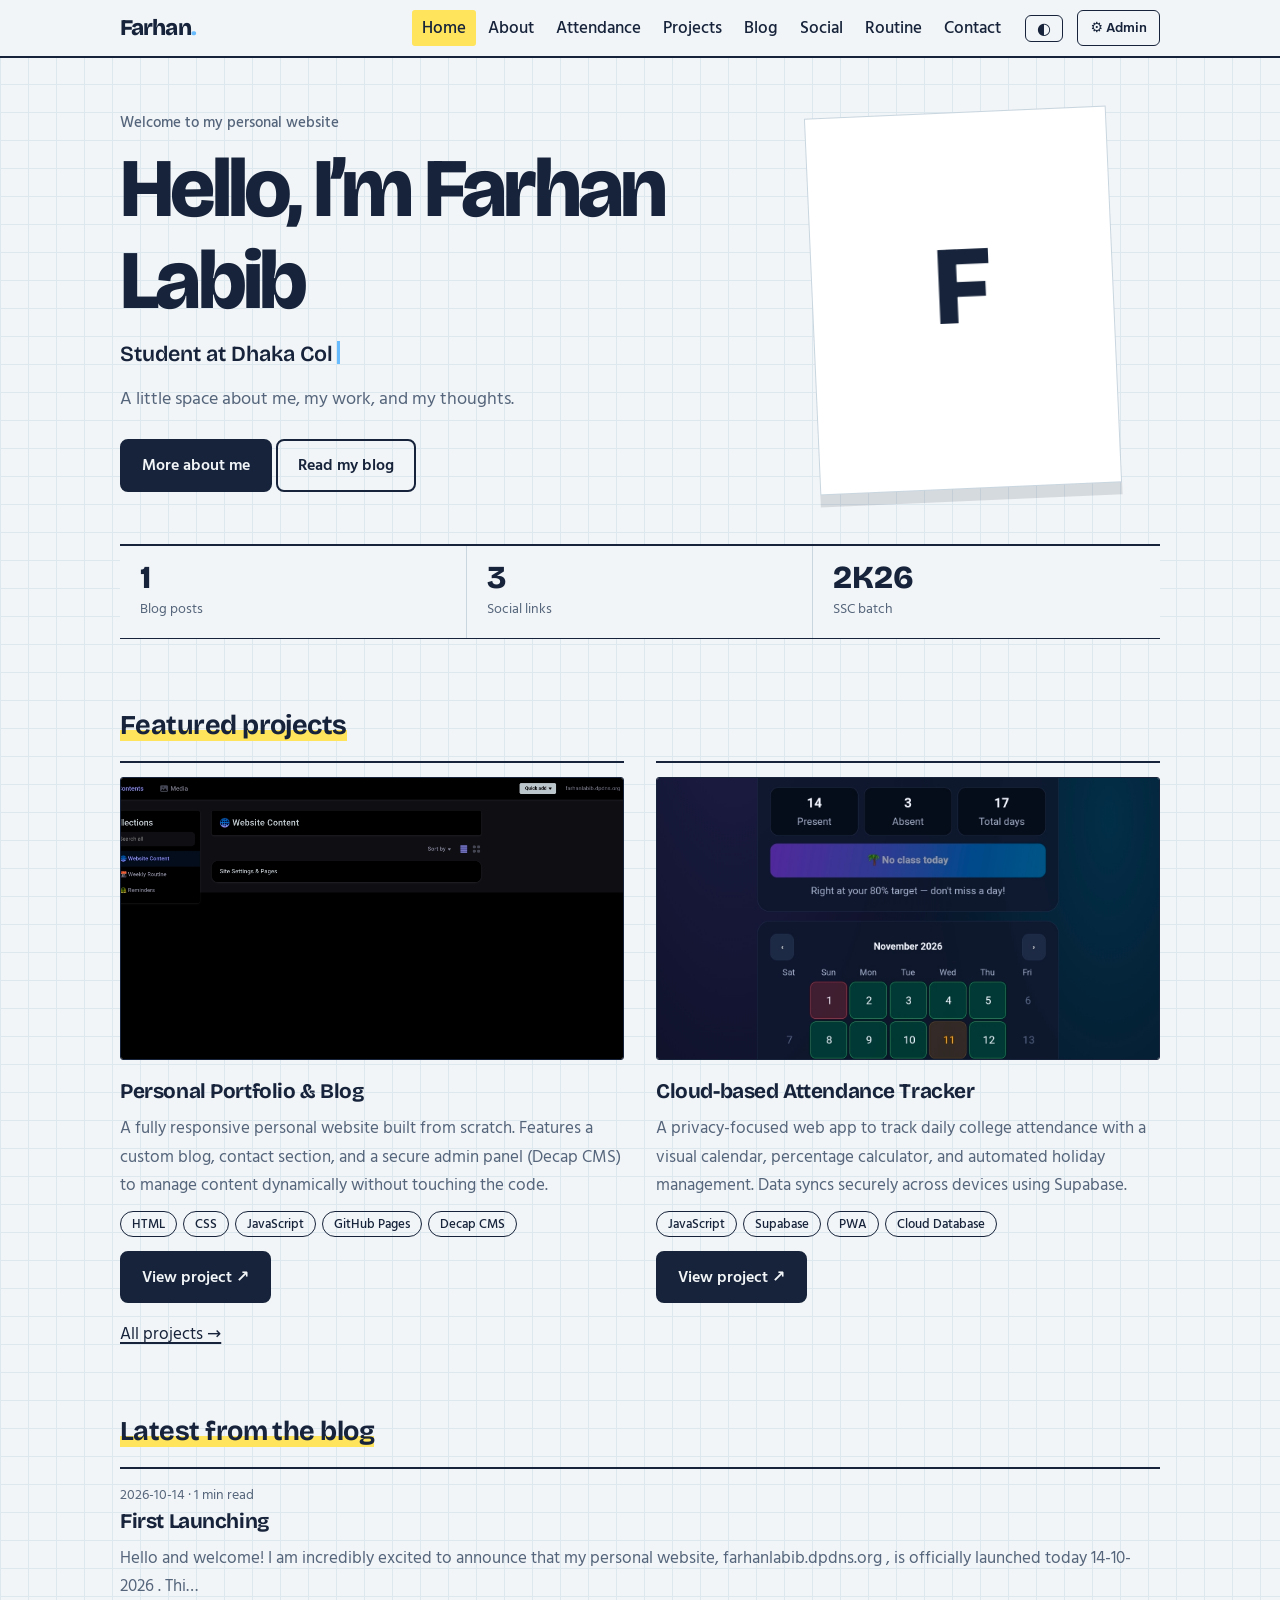
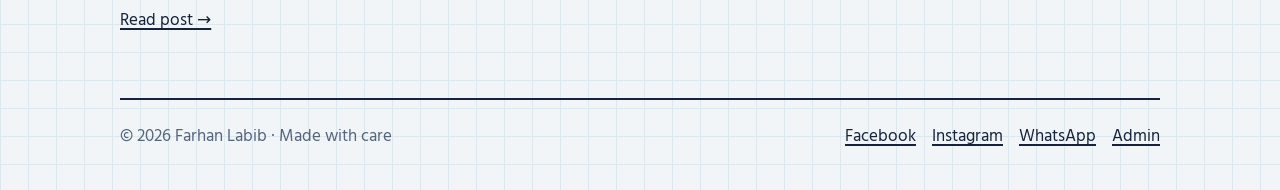
<file: index.html>
<!doctype html>
<html lang="en">
<head>
  <meta charset="utf-8">
  <meta name="viewport" content="width=device-width,initial-scale=1">
  <meta name="theme-color" content="#090d1b">
  <title>Home · Farhan Labib</title>
  <meta name="description" content="Personal website of Farhan Labib">
  
  <!-- PWA এর জন্য নতুন যোগ করা হলো -->
  <link rel="manifest" href="manifest.json">
  <link rel="apple-touch-icon" href="icon-192.png">
  
  <link rel="stylesheet" href="styles.css">
</head>
<body data-page="home">
  <div id="app">
    <main class="wrap">
      <p class="muted">Loading website…</p>
    </main>
  </div>
  
  <script src="app.js"></script>
  
  <!-- Service Worker রেজিস্টার করার স্ক্রিপ্ট -->
  <script>
    if ('serviceWorker' in navigator) {
      window.addEventListener('load', () => {
        navigator.serviceWorker.register('/service-worker.js')
          .then(registration => {
            console.log('ServiceWorker registration successful');
          })
          .catch(err => {
            console.log('ServiceWorker registration failed: ', err);
          });
      });
    }
  </script>
</body>
</html>
</file>
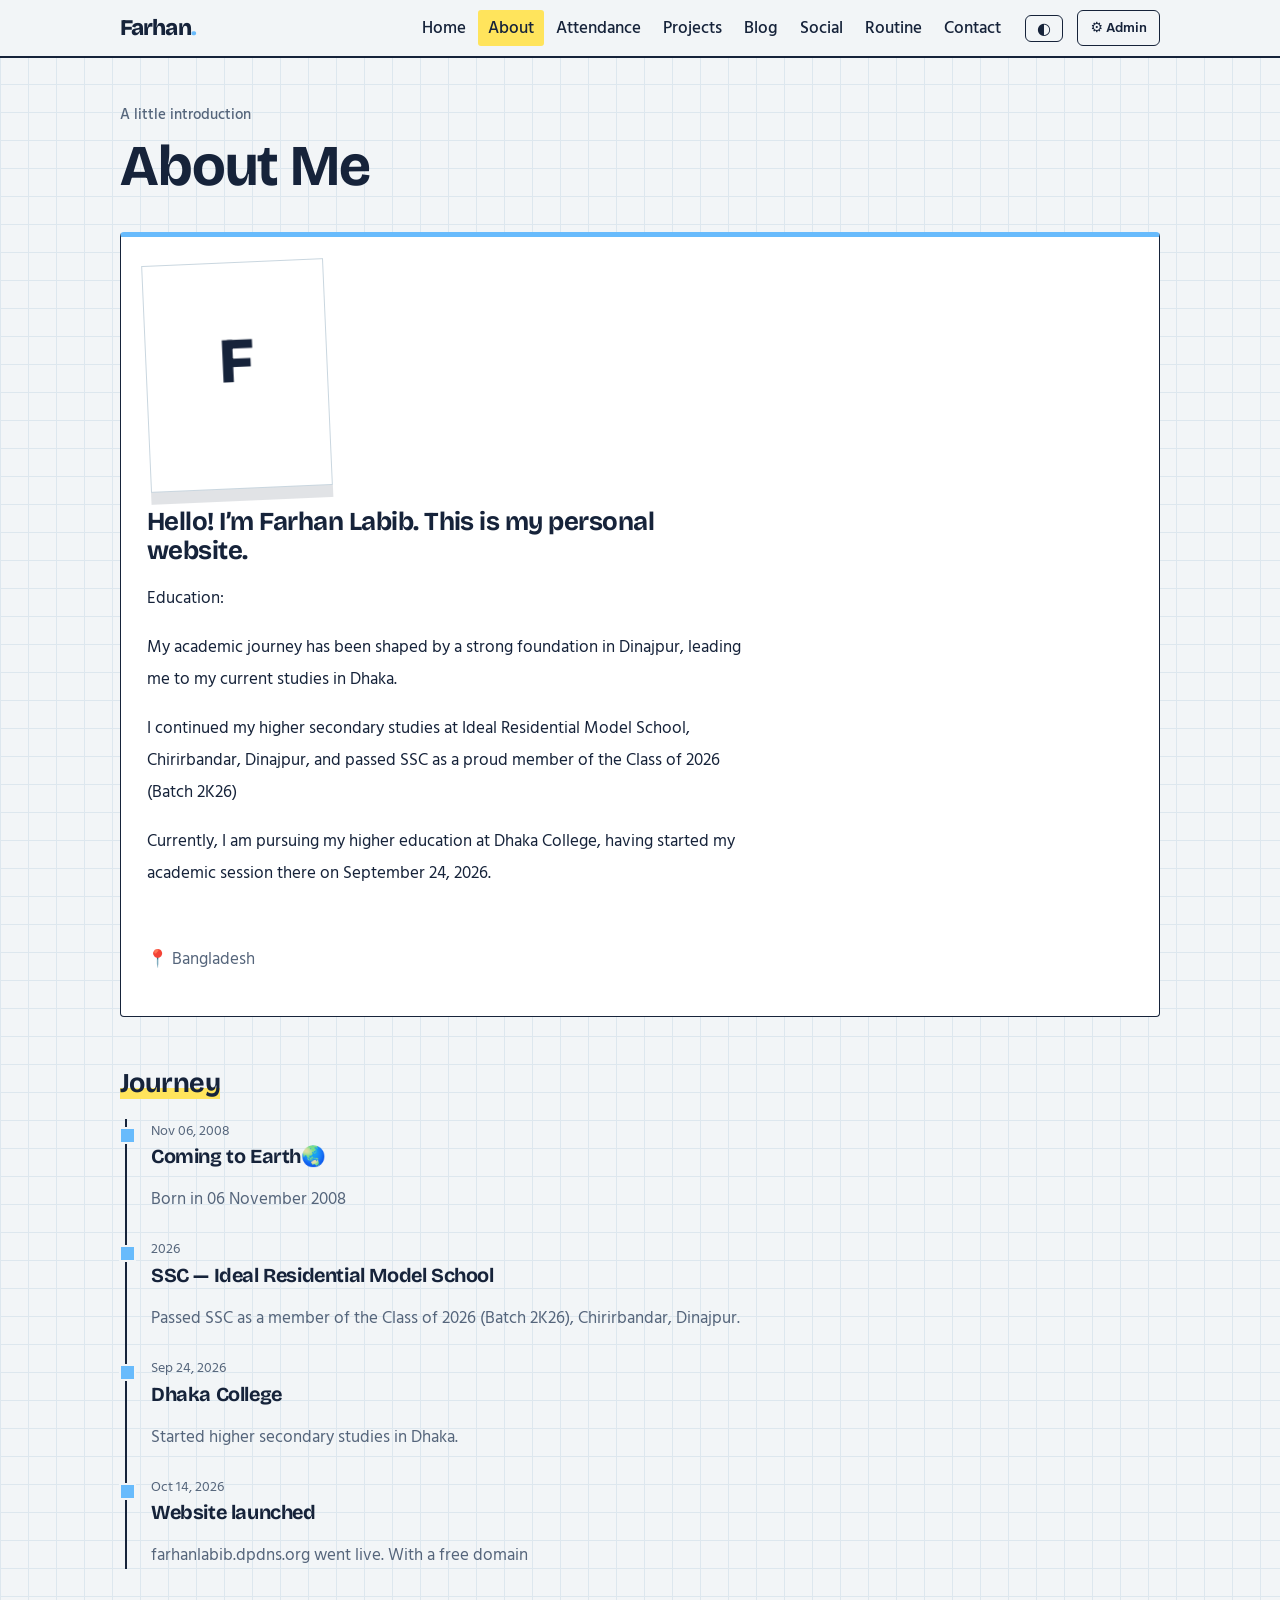
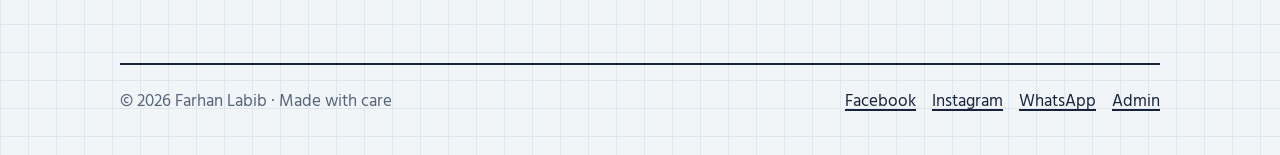
<file: about.html>
<!doctype html><html lang="en"><head><meta charset="utf-8"><meta name="viewport" content="width=device-width,initial-scale=1"><meta name="theme-color" content="#090d1b"><title>About · Farhan Labib</title><meta name="description" content="Personal website of Farhan Labib"><link rel="stylesheet" href="styles.css"></head><body data-page="about"><div id="app"><main class="wrap"><p class="muted">Loading website…</p></main></div><script src="app.js"></script></body></html>
</file>
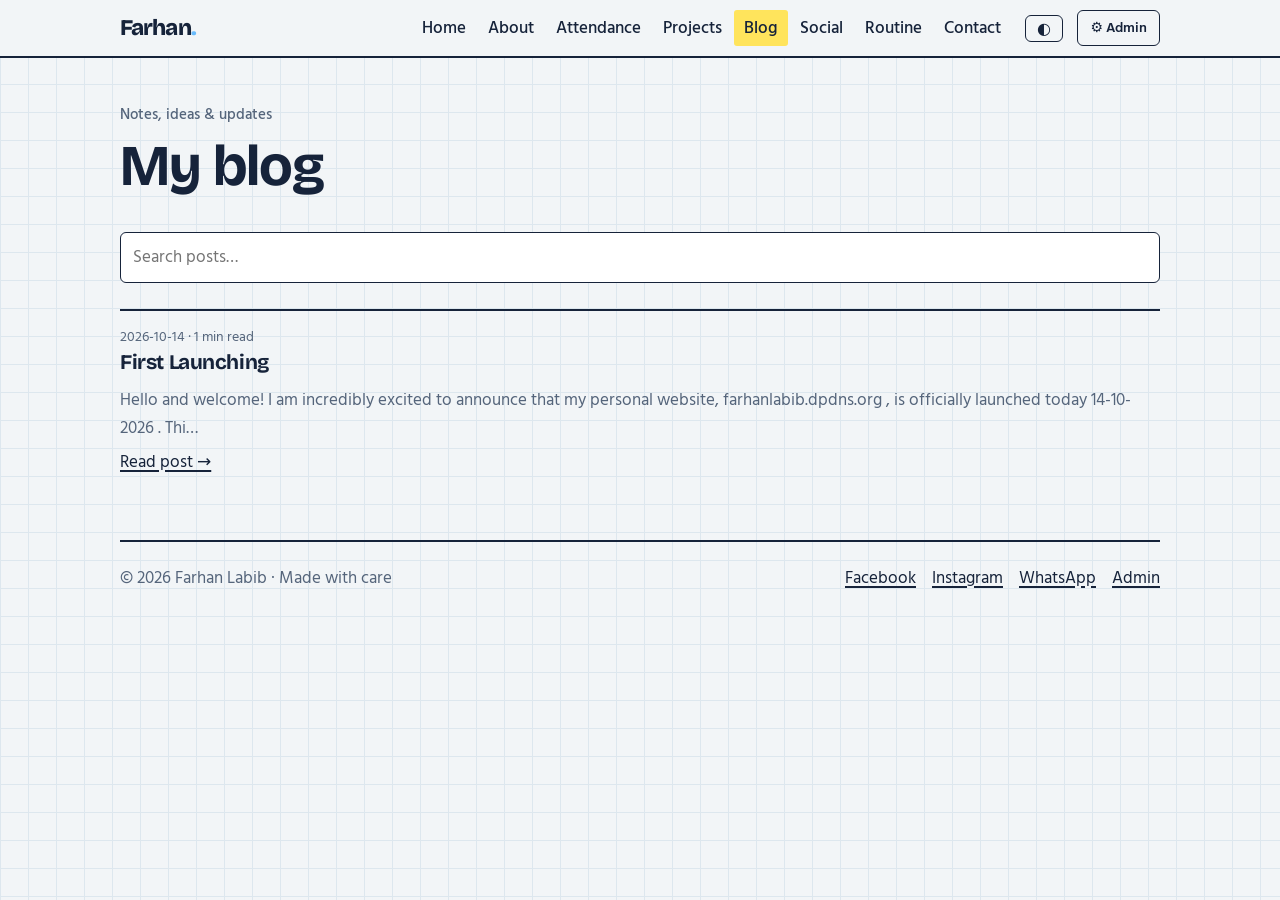
<file: blog.html>
<!doctype html><html lang="en"><head><meta charset="utf-8"><meta name="viewport" content="width=device-width,initial-scale=1"><meta name="theme-color" content="#090d1b"><title>Blog · Farhan Labib</title><meta name="description" content="Personal website of Farhan Labib"><link rel="stylesheet" href="styles.css"></head><body data-page="blog"><div id="app"><main class="wrap"><p class="muted">Loading website…</p></main></div><script src="app.js"></script></body></html>
</file>
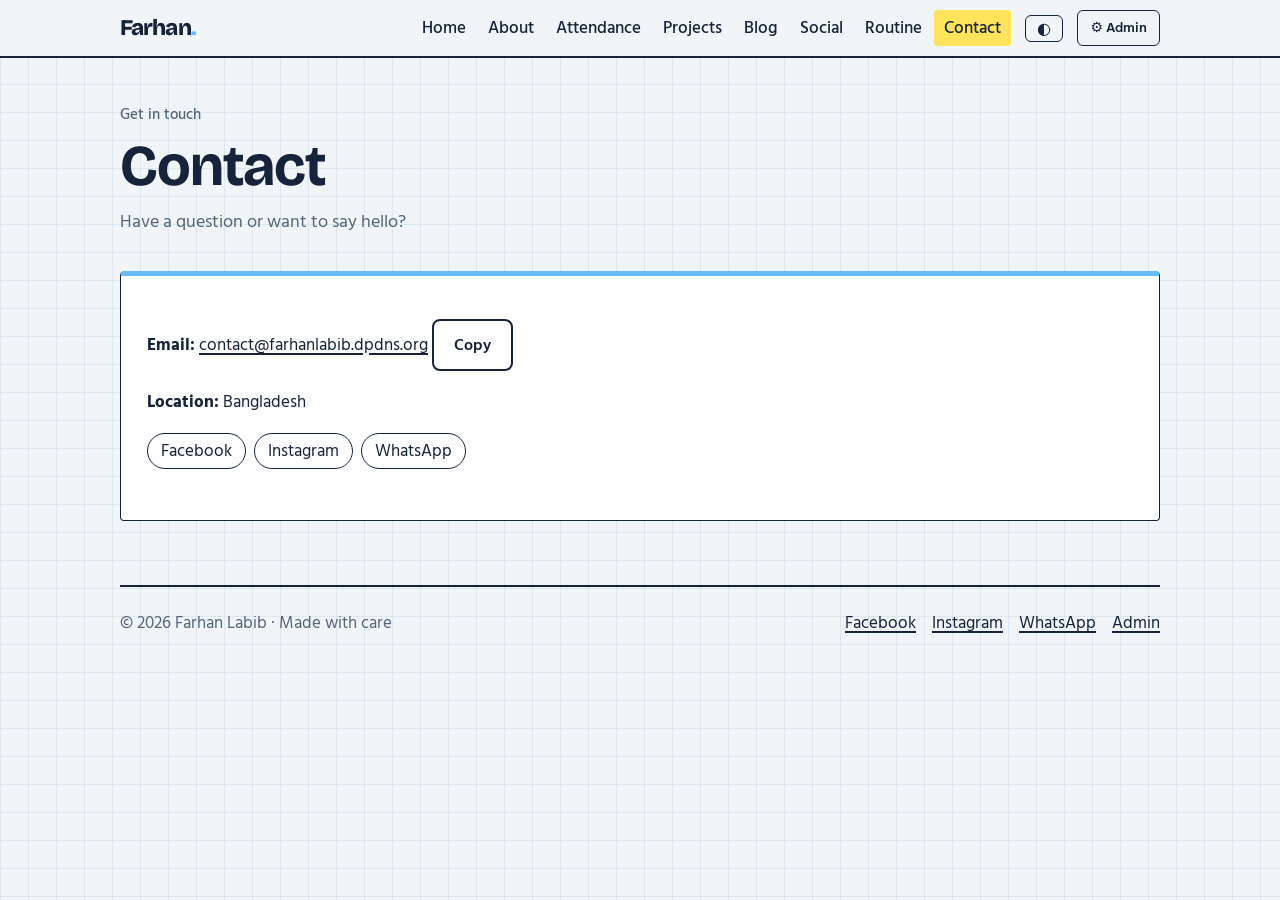
<file: contact.html>
<!doctype html><html lang="en"><head><meta charset="utf-8"><meta name="viewport" content="width=device-width,initial-scale=1"><meta name="theme-color" content="#090d1b"><title>Contact · Farhan Labib</title><meta name="description" content="Personal website of Farhan Labib"><link rel="stylesheet" href="styles.css"></head><body data-page="contact"><div id="app"><main class="wrap"><p class="muted">Loading website…</p></main></div><script src="app.js"></script></body></html>
</file>
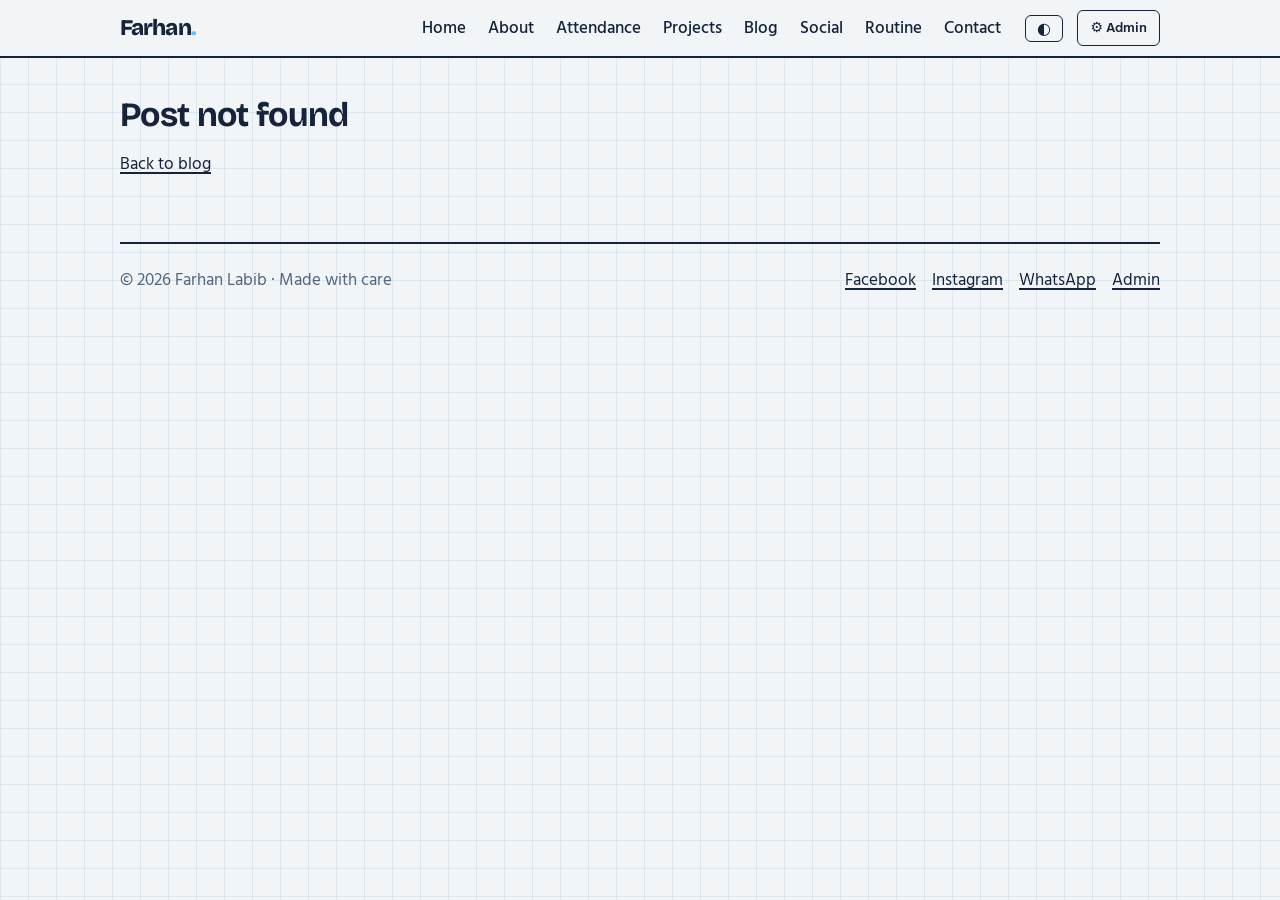
<file: post.html>
<!doctype html><html lang="en"><head><meta charset="utf-8"><meta name="viewport" content="width=device-width,initial-scale=1"><meta name="theme-color" content="#090d1b"><title>Post · Farhan Labib</title><meta name="description" content="Personal website of Farhan Labib"><link rel="stylesheet" href="styles.css"></head><body data-page="post"><div id="app"><main class="wrap"><p class="muted">Loading website…</p></main></div><script src="app.js"></script></body></html>
</file>
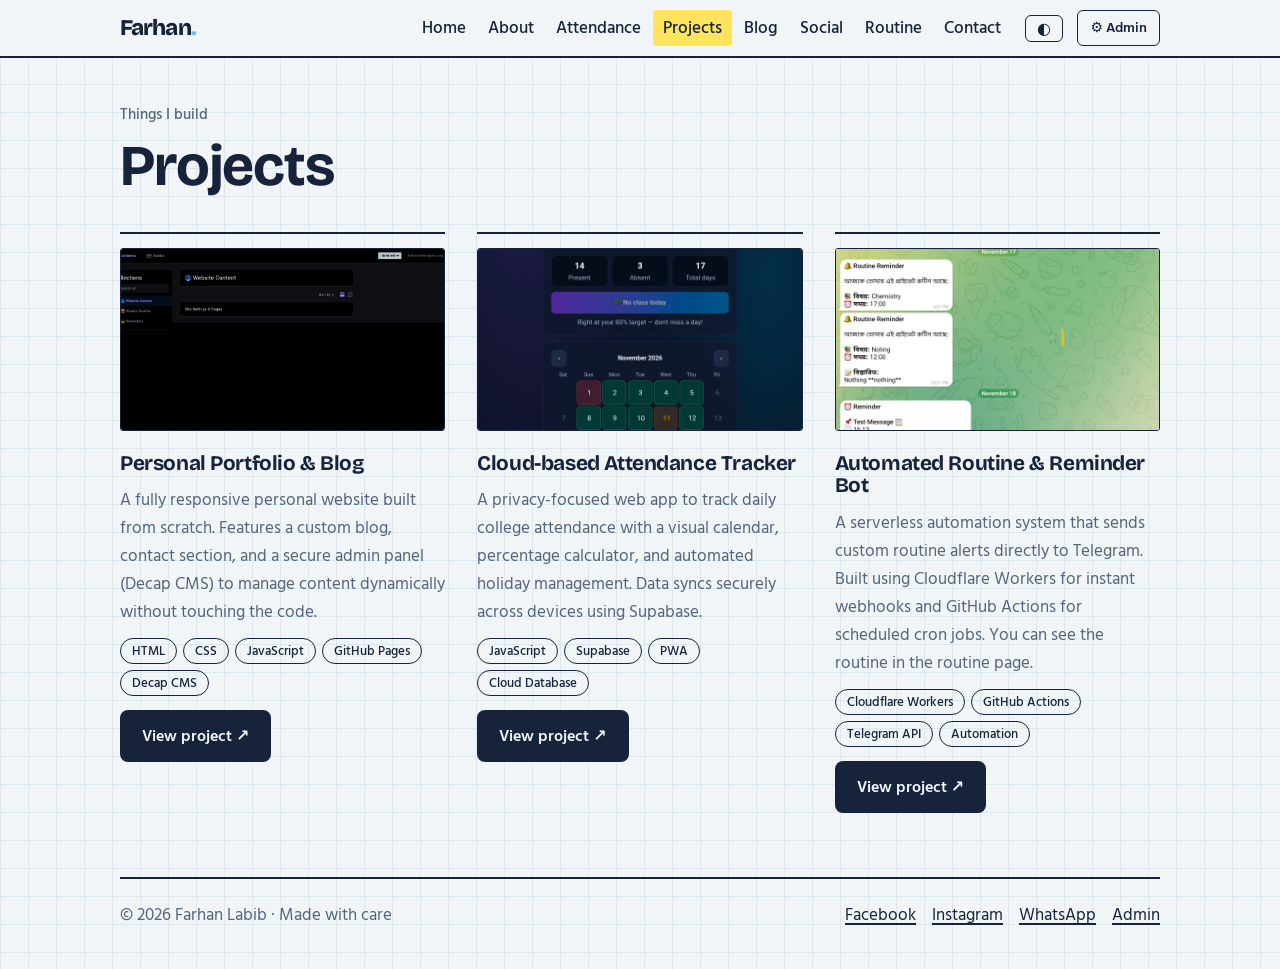
<file: projects.html>
<!doctype html><html lang="en"><head><meta charset="utf-8"><meta name="viewport" content="width=device-width,initial-scale=1"><meta name="theme-color" content="#090d1b"><title>Projects · Farhan Labib</title><meta name="description" content="Personal website of Farhan Labib"><link rel="stylesheet" href="styles.css"></head><body data-page="projects"><div id="app"><main class="wrap"><p class="muted">Loading website…</p></main></div><script src="app.js"></script></body></html>
</file>
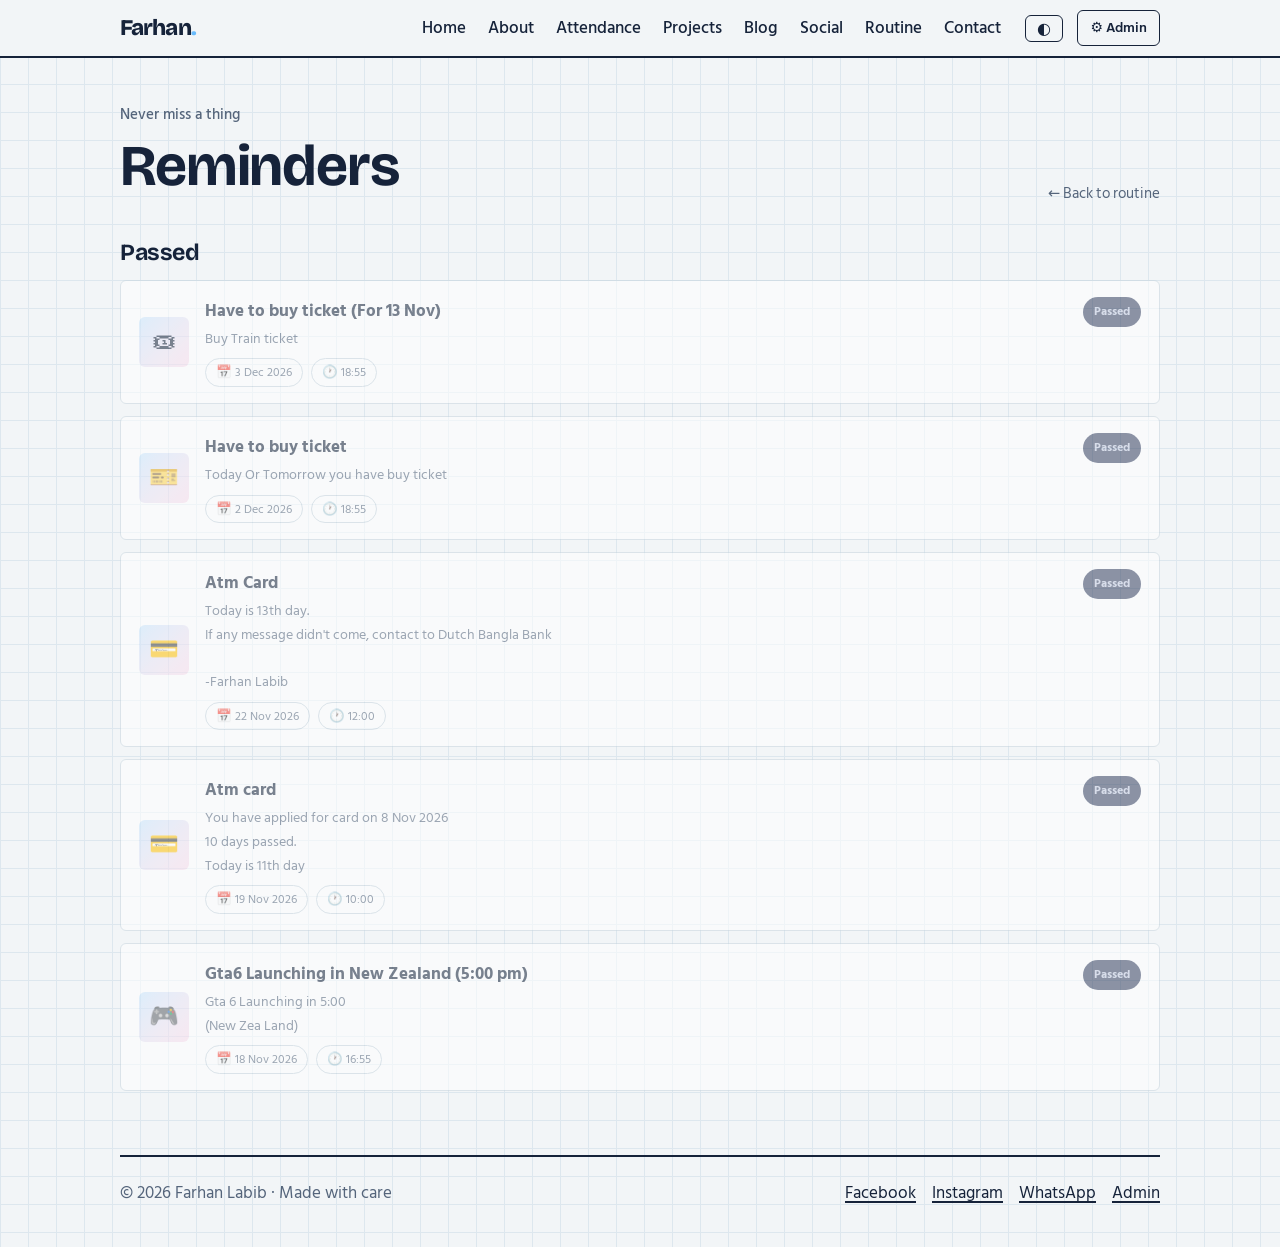
<file: reminders.html>
<!DOCTYPE html>
<html lang="en">
<head>
<meta charset="UTF-8">
<meta name="viewport" content="width=device-width, initial-scale=1.0">
<title>Reminders | Farhan Labib</title>
<link rel="stylesheet" href="styles.css">
<style>
.rm .muted{color:var(--muted)}
.rm-top{display:flex;justify-content:space-between;align-items:flex-end;gap:14px;flex-wrap:wrap}
.rm-back{color:var(--muted);text-decoration:none;font-size:.92rem}.rm-back:hover{color:var(--text)}
.rm h2{font-size:1.45rem;margin:34px 0 14px}
.rm-list{display:grid;gap:12px}
.rm-card{display:flex;align-items:center;gap:16px;padding:16px 18px;border-radius:6px;border:1px solid var(--line);background:var(--sheet);transition:.25s}

.rm-ico{flex:none;width:50px;height:50px;border-radius:6px;display:grid;place-items:center;font-size:1.5rem;background:linear-gradient(135deg,color-mix(in srgb,var(--accent) 35%,transparent),#ec489930)}
.rm-main{flex:1;min-width:0}.rm-main b{display:block;font-size:1.05rem}.rm-main p{margin:2px 0 0;color:var(--muted);font-size:.9rem;white-space:pre-line}
.rm-meta{display:flex;flex-wrap:wrap;gap:8px;margin-top:8px;font-size:.78rem;color:var(--muted)}
.rm-meta i{font-style:normal;padding:3px 10px;border-radius:999px;border:1px solid var(--line)}
.rm-left{flex:none;align-self:flex-start;font-size:.75rem;font-weight:800;padding:5px 11px;border-radius:999px;color:#fff;background:var(--accent);white-space:nowrap}
.rm-left.soon{background:#e8590c}.rm-left.past{background:#374262;color:#c3cbe0}
.rm-card.dim{opacity:.55}
.rm-empty{padding:34px;border:1px dashed var(--line);border-radius:6px;text-align:center;color:var(--muted)}

@media(max-width:520px){.rm-card{flex-wrap:wrap}.rm-left{order:3}}
</style>
</head>
<body data-page="reminders">
<div id="app"></div>

<div id="rm" class="rm">
  <section class="page-head rm-top"><div><div class="eyebrow">Never miss a thing</div><h1>Reminders</h1></div><a class="rm-back" href="routine.html">← Back to routine</a></section>
  <div id="rm-body"><p class="muted">Loading…</p></div>
</div>

<script src="app.js"></script>
<script>
(() => {
  const DAYS = ['Saturday','Sunday','Monday','Tuesday','Wednesday','Thursday','Friday'];
  const esc = v => String(v ?? '').replace(/[&<>"']/g, c => ({'&':'&amp;','<':'&lt;','>':'&gt;','"':'&quot;',"'":'&#39;'}[c]));
  const pad = n => String(n).padStart(2, '0');
  const hhmm = raw => { const m = String(raw || '').match(/(\d{1,2}):(\d{2})/); return m ? pad(+m[1]) + ':' + m[2] : ''; };
  const toDate = s => { const [a, b, c] = String(s).slice(0, 10).split('-').map(Number); return new Date(a, b - 1, c); };
  const today = new Date(); today.setHours(0, 0, 0, 0);
  const left = r => Math.round((toDate(r.date) - today) / 864e5);

  function card(r, badge, extra = '') {
    const meta = [];
    if (r.repeat === 'weekly') (r.days || []).slice().sort((a, b) => DAYS.indexOf(a) - DAYS.indexOf(b)).forEach(d => meta.push(`<i>${esc(String(d).slice(0, 3))}</i>`));
    else if (r.date) meta.push(`<i>📅 ${esc(toDate(r.date).toLocaleDateString('en-GB', { day: 'numeric', month: 'short', year: 'numeric' }))}</i>`);
    if (hhmm(r.time)) meta.push(`<i>🕐 ${hhmm(r.time)}</i>`);
    if (r.active === false) meta.push('<i>⏸ Paused</i>');
    return `<article class="rm-card ${extra} ${r.active === false ? 'dim' : ''}"><div class="rm-ico">${esc(r.icon || '⏰')}</div>
      <div class="rm-main"><b>${esc(r.title)}</b>${r.message ? `<p>${esc(r.message)}</p>` : ''}<div class="rm-meta">${meta.join('')}</div></div>${badge}</article>`;
  }
  function render(items) {
    items = items.filter(r => r && r.title);
    const dated = items.filter(r => r.repeat !== 'weekly' && r.date);
    const weekly = items.filter(r => r.repeat === 'weekly');
    const upcoming = dated.filter(r => left(r) >= 0).sort((a, b) => toDate(a.date) - toDate(b.date) || hhmm(a.time).localeCompare(hhmm(b.time)));
    const past = dated.filter(r => left(r) < 0).sort((a, b) => toDate(b.date) - toDate(a.date));
    let html = '';
    if (upcoming.length) html += `<h2>Coming up</h2><div class="rm-list">${upcoming.map(r => {
      const n = left(r), txt = n === 0 ? 'Today' : `${n} day${n > 1 ? 's' : ''} left`;
      return card(r, `<span class="rm-left ${n <= 2 ? 'soon' : ''}">${txt}</span>`);
    }).join('')}</div>`;
    if (weekly.length) html += `<h2>Every week</h2><div class="rm-list">${weekly.map(r => card(r, '')).join('')}</div>`;
    if (past.length) html += `<h2>Passed</h2><div class="rm-list">${past.map(r => card(r, '<span class="rm-left past">Passed</span>', 'dim')).join('')}</div>`;
    document.getElementById('rm-body').innerHTML = html || '<div class="rm-empty">🔔 No reminders yet.<br><small>Add some from Admin → Reminders.</small></div>';
  }
  async function init() {
    try {
      const r = await fetch('reminders.json?t=' + Date.now(), { cache: 'no-store' });
      if (!r.ok) throw new Error('reminders.json ' + r.status);
      render((await r.json()).items || []);
    } catch (e) {
      console.error(e);
      document.getElementById('rm-body').innerHTML = `<div class="rm-empty" style="color:orange">Could not load reminders.<br><small>${esc(e.message || e)}</small></div>`;
    }
  }
  // wait for app.js to build the menu + footer, then put the content inside its <main> (footer stays below)
  let tries = 0;
  const wait = setInterval(() => {
    const m = document.querySelector('#app main'); tries++;
    if (m || tries > 100) { clearInterval(wait); if (m) m.appendChild(document.getElementById('rm')); init(); }
  }, 50);
})();
</script>
</body>
</html>
</file>
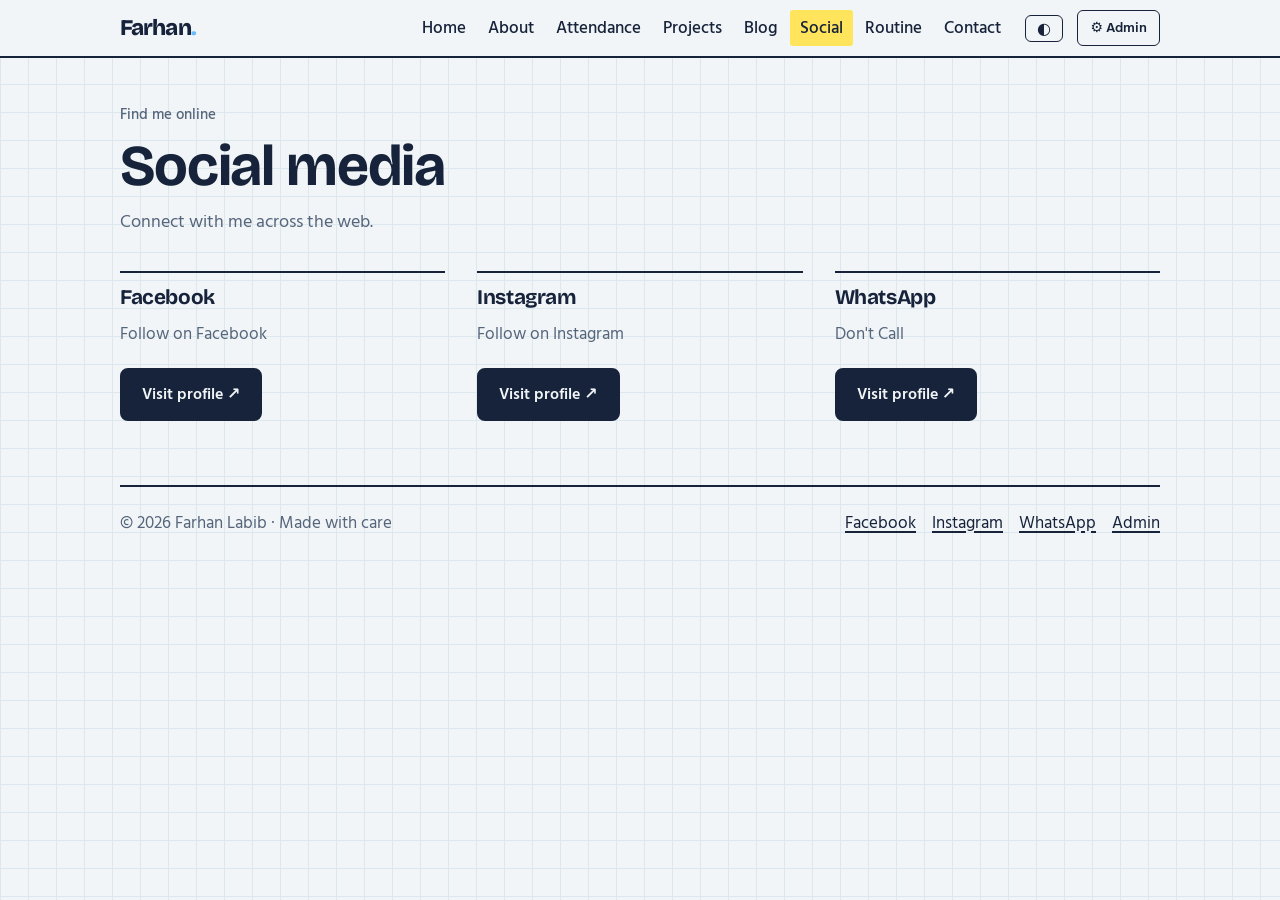
<file: social.html>
<!doctype html><html lang="en"><head><meta charset="utf-8"><meta name="viewport" content="width=device-width,initial-scale=1"><meta name="theme-color" content="#090d1b"><title>Social · Farhan Labib</title><meta name="description" content="Personal website of Farhan Labib"><link rel="stylesheet" href="styles.css"></head><body data-page="social"><div id="app"><main class="wrap"><p class="muted">Loading website…</p></main></div><script src="app.js"></script></body></html>
</file>
<file: styles.css>
@import url('https://fonts.googleapis.com/css2?family=Bricolage+Grotesque:opsz,wght@12..96,500..800&family=Hind+Siliguri:wght@400;500;600&display=swap');
/* Lab-notebook design: graph paper, ink, one indicator-pink accent, highlighter yellow for "what is selected". */
:root{--paper:#f2f5f7;--sheet:#fff;--ink:#16233a;--text:#16233a;--muted:#55657b;--line:#c9d6df;--grid:#dde7ee;--accent:#c2255c;--hl:#ffe45c;--on-hl:#16233a;
 --head:'Bricolage Grotesque','Hind Siliguri',system-ui,sans-serif;--body:'Hind Siliguri',system-ui,-apple-system,'Segoe UI',sans-serif}
[data-theme=dark]{--paper:#10192b;--sheet:#17233a;--ink:#e9eff6;--text:#e9eff6;--muted:#9bacc0;--line:#2c3c58;--grid:#1a2840;--accent:#ff6f9f;--hl:#8a7600;--on-hl:#fff7cc}
*{box-sizing:border-box}html{scroll-behavior:smooth}
body{margin:0;min-height:100vh;color:var(--ink);font:17px/1.65 var(--body);background-color:var(--paper);
 background-image:linear-gradient(var(--grid) 1px,transparent 1px),linear-gradient(90deg,var(--grid) 1px,transparent 1px);background-size:28px 28px}
a{color:var(--ink);text-underline-offset:3px;text-decoration-thickness:1.5px}a:hover{color:var(--accent)}
h1,h2,h3{font-family:var(--head);line-height:1.1;letter-spacing:-.02em;margin:0 0 .5em}
.muted,.lead{color:var(--muted)}.lead{font-size:1.15rem;max-width:52ch;margin:0 0 26px}
:focus-visible{outline:3px solid var(--accent);outline-offset:2px}
/* header */
.banner{background:var(--hl);color:var(--on-hl);text-align:center;padding:7px 14px;font-size:.93rem;font-weight:500}.banner a{color:inherit}
header{position:sticky;top:0;z-index:30;background:var(--paper);border-bottom:2px solid var(--ink)}
nav{max-width:1080px;margin:auto;padding:10px 20px;display:flex;align-items:center;gap:14px;flex-wrap:wrap}
.brand{font:800 1.4rem/1 var(--head);letter-spacing:-.04em;text-decoration:none;margin-right:auto}.brand span{color:var(--accent)}
.navlinks{display:flex;gap:2px;flex-wrap:wrap}.navlinks a{padding:4px 10px;text-decoration:none;font-weight:500;border-radius:3px}
.navlinks a:hover{background:var(--line);color:var(--ink)}.navlinks a.active{background:var(--hl);color:var(--on-hl)}
.icon-btn{min-width:38px;border:1.5px solid var(--ink);background:none;color:var(--ink);border-radius:6px;padding:3px 9px;cursor:pointer;font-size:1rem}.menu-btn{display:none}
.admin-btn{font-size:.88rem;font-weight:600;padding:5px 12px;border:1.5px solid var(--ink);border-radius:6px;text-decoration:none}.admin-btn:hover{background:var(--ink);color:var(--paper)}
/* page frame */
.wrap{max-width:1080px;margin:auto;padding:38px 20px 64px}
.page-head{margin:6px 0 34px}.page-head h1{font-size:clamp(2.2rem,5.5vw,3.6rem);margin:0 0 8px}
.eyebrow{color:var(--muted);font-size:.95rem;font-weight:500;margin-bottom:8px}
.section-title{display:inline-block;font-size:1.7rem;margin:52px 0 20px;background:linear-gradient(transparent 62%,var(--hl) 62%)}
/* hero */
.hero{display:grid;grid-template-columns:1.5fr 1fr;gap:56px;align-items:center;margin:14px 0 52px}
.hero h1{font-size:clamp(2.6rem,7.2vw,5.2rem);font-weight:800;letter-spacing:-.045em;margin:0 0 14px}.gradient{color:inherit;background:none}
.typed{font:600 1.35rem/1.3 var(--head);margin:0 0 14px;min-height:1.8rem}.caret{display:inline-block;width:3px;height:1.1em;background:var(--accent);margin-left:4px;vertical-align:-.15em;animation:blink 1s steps(2) infinite}@keyframes blink{50%{opacity:0}}
.button{display:inline-block;padding:11px 20px;border:2px solid var(--ink);background:var(--ink);color:var(--paper);font-weight:600;text-decoration:none;border-radius:8px;cursor:pointer;font-family:inherit;font-size:1rem;transition:transform .12s,box-shadow .12s}
.button:hover{color:var(--paper);transform:translate(-2px,-2px);box-shadow:3px 3px 0 var(--accent)}.button.secondary{background:transparent;color:var(--ink)}.button.secondary:hover{color:var(--ink)}
.avatar{display:grid;place-items:center;width:min(300px,100%);aspect-ratio:4/5;object-fit:cover;justify-self:center;background:var(--sheet);color:var(--ink);font:800 7rem var(--head);
 border:12px solid #fff;border-bottom-width:42px;outline:1px solid var(--line);filter:drop-shadow(0 12px 0 rgba(22,35,58,.13));transform:rotate(-2.5deg);animation:settle .8s cubic-bezier(.2,.9,.3,1.2) both}
@keyframes settle{from{transform:rotate(-9deg) translateY(-26px);opacity:0}}
/* stats: one ruled strip, not a row of cards */
.stats{display:flex;flex-wrap:wrap;border-top:2px solid var(--ink);border-bottom:1px solid var(--ink);margin:0 0 20px;background:var(--paper)}
.stat{flex:1 1 150px;padding:16px 20px;border-right:1px solid var(--line)}.stat:last-child{border:0}.stat b{display:block;font:800 2rem/1 var(--head)}.stat span{color:var(--muted);font-size:.9rem}
/* entries instead of cards */
.grid{display:grid;grid-template-columns:repeat(auto-fit,minmax(290px,1fr));gap:38px 32px}
.card{border-top:2px solid var(--ink);padding-top:14px}.card h3{font-size:1.3rem}.card h3 a{text-decoration:none}.card h3 a:hover{text-decoration:underline}
.cover{width:100%;aspect-ratio:16/9;object-fit:cover;border:1px solid var(--ink);border-radius:3px;margin-bottom:12px}.cover.big{margin-bottom:22px}
.post-date{color:var(--muted);font-size:.9rem;margin-bottom:4px}
.chip{display:inline-block;font:500 .82rem var(--body);padding:1px 11px;margin:6px 6px 0 0;border:1.5px solid var(--ink);border-radius:999px;background:none;color:var(--ink);cursor:pointer}.chip.on{background:var(--hl);color:var(--on-hl)}.chips{margin:14px 0 26px}
.pill{display:inline-block;margin:0 8px 8px 0;padding:3px 13px;border:1.5px solid var(--ink);border-radius:999px;text-decoration:none}
/* panels = index cards */
.panel{background:var(--sheet);border:1px solid var(--ink);border-top:5px solid var(--accent);border-radius:4px;padding:26px}.about{display:grid;gap:20px}.about .avatar{width:180px;font-size:4rem;justify-self:start;animation:none}
.post-body{max-width:68ch;font-size:1.08rem;line-height:1.85}.post-body img{max-width:100%;border:1px solid var(--ink)}.post-body pre{background:var(--paper);border:1px solid var(--line);padding:14px;overflow:auto}.post-body code{background:var(--paper);padding:1px 6px}.post-body pre code{padding:0}
.post-body blockquote{margin:16px 0;padding:2px 18px;border-left:5px solid var(--hl)}.pn{display:flex;justify-content:space-between;gap:12px;margin:22px 0}
input,select,textarea{font:inherit;color:var(--ink);background:var(--sheet);border:1.5px solid var(--ink);border-radius:6px;padding:10px 12px;max-width:100%}#q{width:100%}
/* skills, timeline */
.skill{margin-bottom:14px}.skill>div:first-child{display:flex;justify-content:space-between;font-weight:600;margin-bottom:4px}.bar{height:10px;border:1.5px solid var(--ink);border-radius:2px}.bar i{display:block;height:100%;width:0;background:var(--ink);transition:width 1s .15s}.in .bar i{width:var(--w)}
.timeline{border-left:2px solid var(--ink);padding-left:24px;margin:0 0 30px 5px}.t-item{position:relative;margin-bottom:24px}.t-item::before{content:"";position:absolute;left:-32px;top:8px;width:13px;height:13px;background:var(--accent);border:2px solid var(--paper)}.t-item h3{margin:0}
/* footer + utilities */
footer{width:min(1040px,calc(100% - 40px));margin:0 auto;padding:22px 0 40px;border-top:2px solid var(--ink);display:flex;justify-content:space-between;gap:12px 24px;flex-wrap:wrap;color:var(--muted)}.foot-links{display:flex;gap:16px;flex-wrap:wrap}.foot-links a{color:var(--ink)}
#progress{position:fixed;top:0;left:0;height:3px;width:0;background:var(--accent);z-index:50}
#top{position:fixed;right:18px;bottom:18px;width:44px;height:44px;border:2px solid var(--ink);background:var(--paper);color:var(--ink);font-size:1.2rem;cursor:pointer;opacity:0;pointer-events:none;transition:opacity .2s;z-index:20}#top.show{opacity:1;pointer-events:auto}
.reveal{opacity:1;transform:none}
@media(max-width:760px){.hero{grid-template-columns:1fr;gap:34px}.avatar{width:230px;justify-self:start}.menu-btn{display:block}.navlinks{display:none;width:100%;flex-direction:column;order:9}.navlinks.open{display:flex}}
@media(prefers-reduced-motion:reduce){*{animation:none!important;transition:none!important}}

.card .button{margin-top:14px}.card p{margin:0 0 6px}
@media(max-width:760px){.avatar{margin-left:10px}}
</file>
